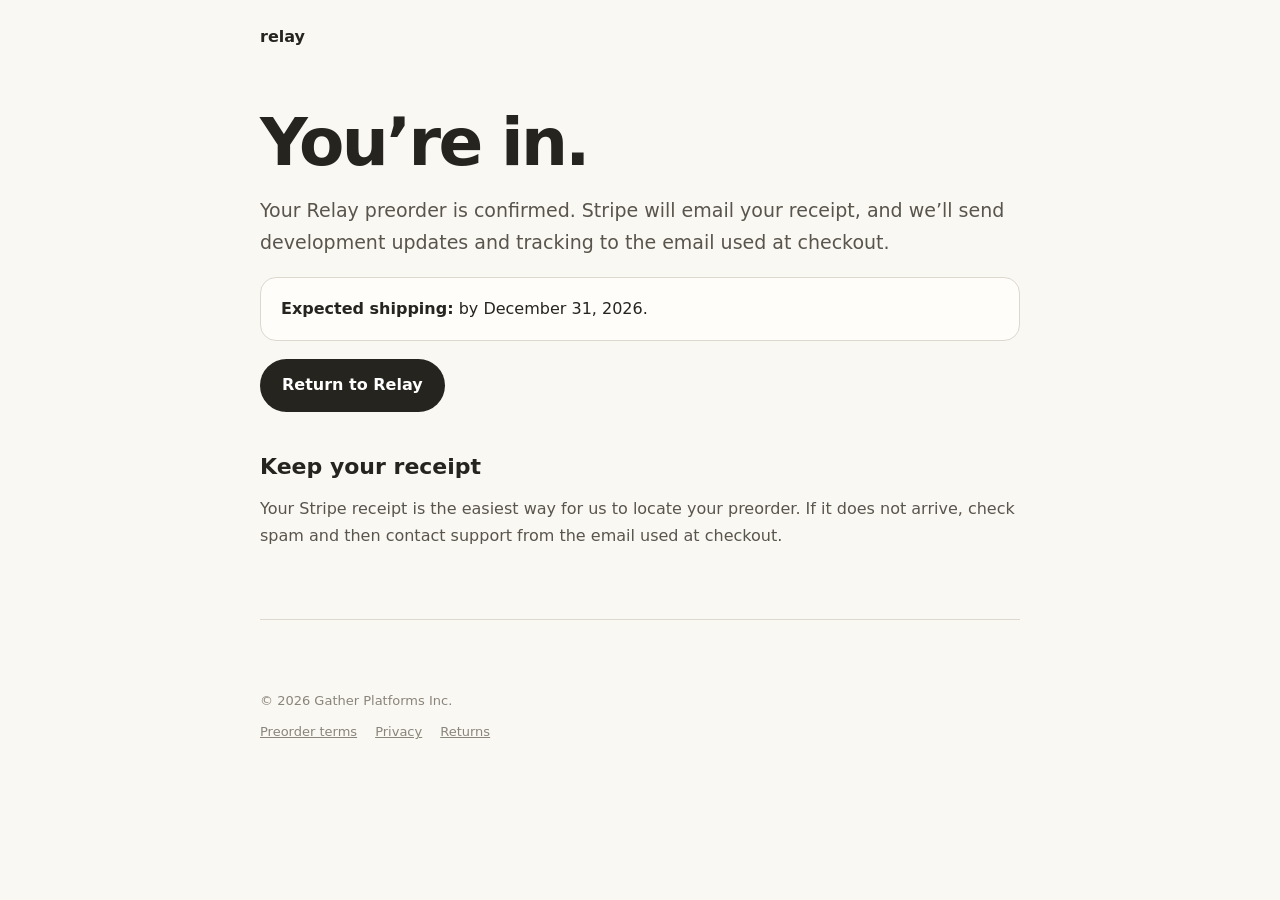
<file: order-confirmed.html>
<!doctype html>
<html lang="en">
<head><meta charset="utf-8"><meta name="viewport" content="width=device-width,initial-scale=1"><title>Relay Preorder Confirmed</title><link rel="stylesheet" href="legal.css"></head>
<body>
<header><a href="index.html">relay</a></header>
<main>
<h1>You’re in.</h1><p class="lede">Your Relay preorder is confirmed. Stripe will email your receipt, and we’ll send development updates and tracking to the email used at checkout.</p>
<div class="notice"><strong>Expected shipping:</strong> by December 31, 2026.</div>
<a class="button" href="index.html">Return to Relay</a>
<h2>Keep your receipt</h2><p>Your Stripe receipt is the easiest way for us to locate your preorder. If it does not arrive, check spam and then contact support from the email used at checkout.</p>
</main>
<footer>© 2026 Gather Platforms Inc.<nav><a href="preorder-policy.html">Preorder terms</a><a href="privacy.html">Privacy</a><a href="returns.html">Returns</a></nav></footer>
</body></html>
</file>
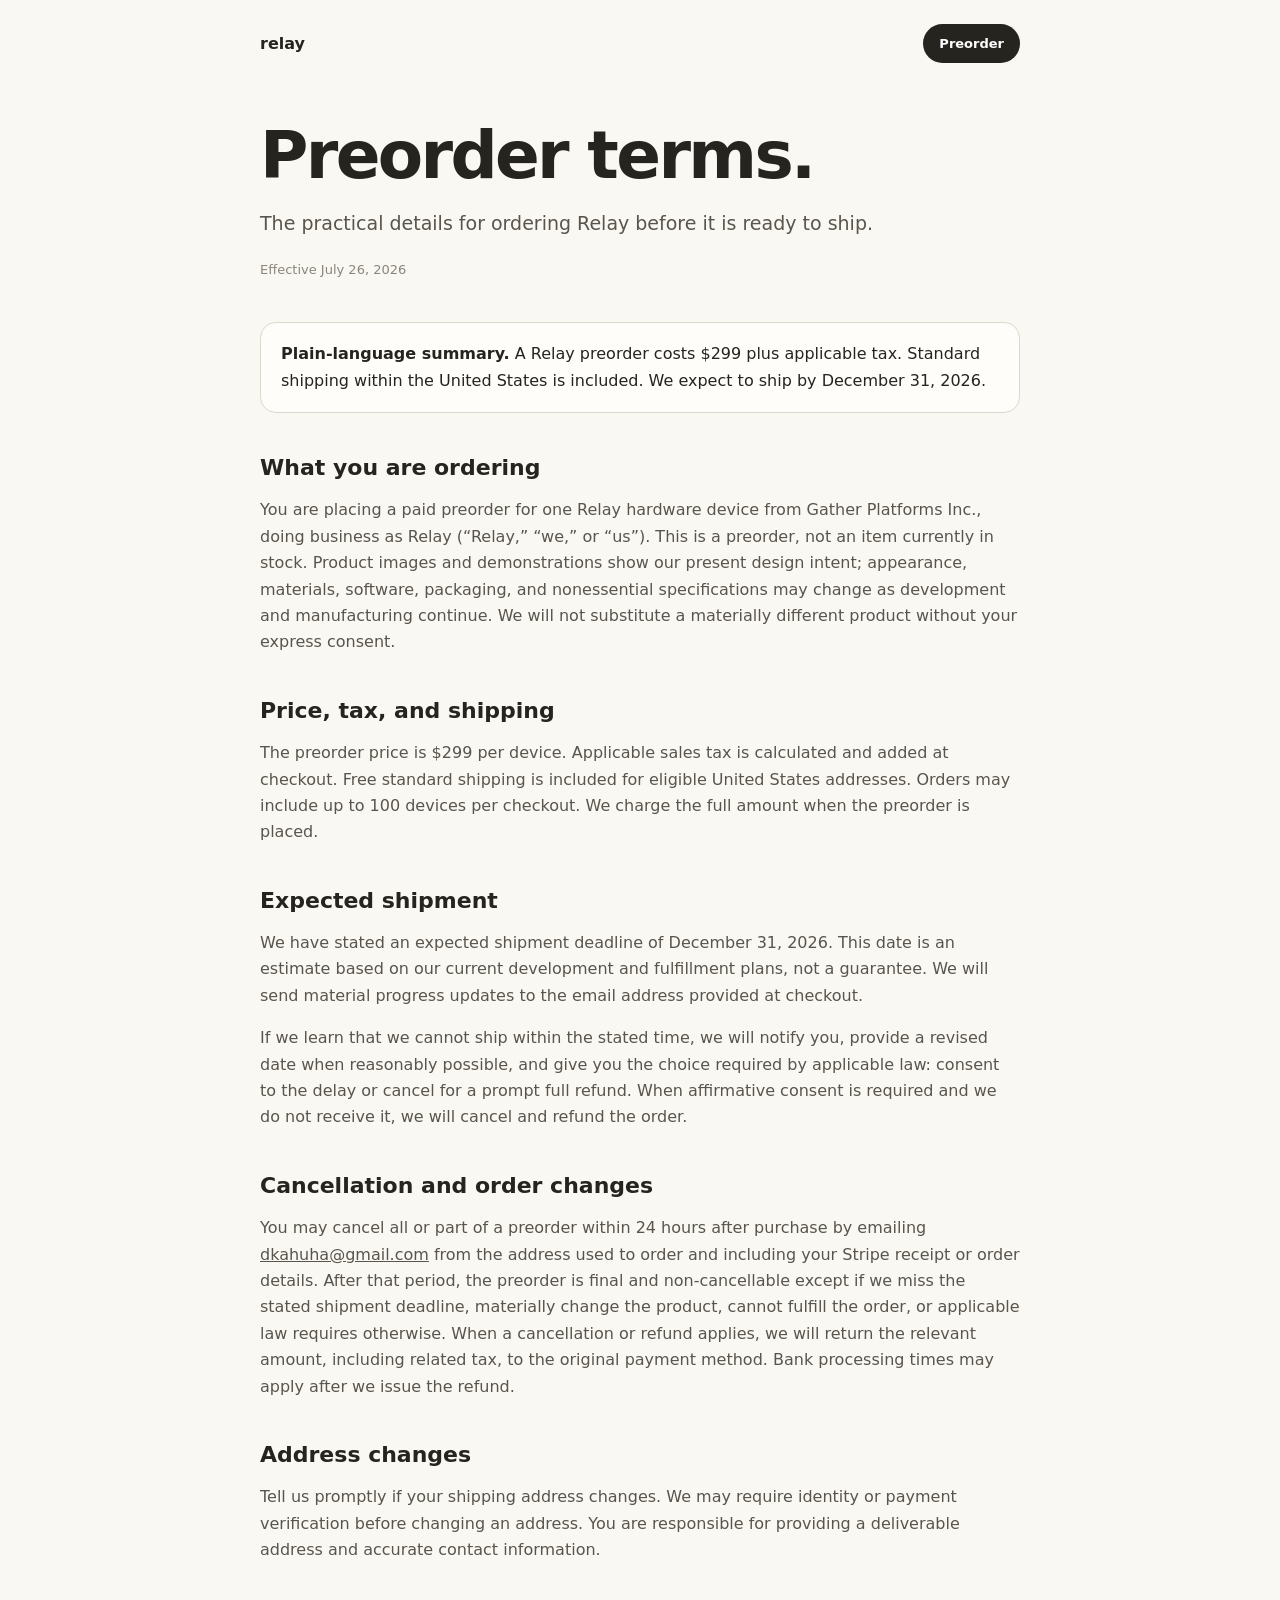
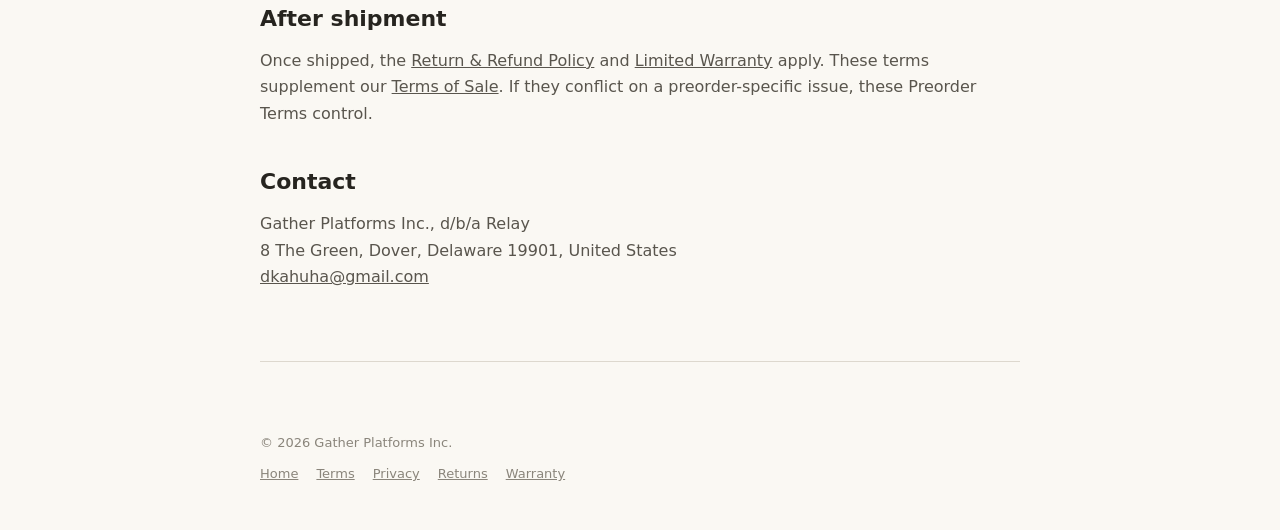
<file: preorder-policy.html>
<!doctype html>
<html lang="en">
<head><meta charset="utf-8"><meta name="viewport" content="width=device-width,initial-scale=1"><title>Relay Preorder Terms</title><link rel="stylesheet" href="legal.css"></head>
<body>
<header><a href="index.html">relay</a><a class="pill" href="index.html#reserve">Preorder</a></header>
<main>
<h1>Preorder terms.</h1><p class="lede">The practical details for ordering Relay before it is ready to ship.</p><p class="meta">Effective July 26, 2026</p>
<div class="notice"><strong>Plain-language summary.</strong> A Relay preorder costs $299 plus applicable tax. Standard shipping within the United States is included. We expect to ship by December 31, 2026.</div>
<h2>What you are ordering</h2><p>You are placing a paid preorder for one Relay hardware device from Gather Platforms Inc., doing business as Relay (“Relay,” “we,” or “us”). This is a preorder, not an item currently in stock. Product images and demonstrations show our present design intent; appearance, materials, software, packaging, and nonessential specifications may change as development and manufacturing continue. We will not substitute a materially different product without your express consent.</p>
<h2>Price, tax, and shipping</h2><p>The preorder price is $299 per device. Applicable sales tax is calculated and added at checkout. Free standard shipping is included for eligible United States addresses. Orders may include up to 100 devices per checkout. We charge the full amount when the preorder is placed.</p>
<h2>Expected shipment</h2><p>We have stated an expected shipment deadline of December 31, 2026. This date is an estimate based on our current development and fulfillment plans, not a guarantee. We will send material progress updates to the email address provided at checkout.</p><p>If we learn that we cannot ship within the stated time, we will notify you, provide a revised date when reasonably possible, and give you the choice required by applicable law: consent to the delay or cancel for a prompt full refund. When affirmative consent is required and we do not receive it, we will cancel and refund the order.</p>
<h2>Cancellation and order changes</h2><p>You may cancel all or part of a preorder within 24 hours after purchase by emailing <a href="mailto:dkahuha@gmail.com">dkahuha@gmail.com</a> from the address used to order and including your Stripe receipt or order details. After that period, the preorder is final and non-cancellable except if we miss the stated shipment deadline, materially change the product, cannot fulfill the order, or applicable law requires otherwise. When a cancellation or refund applies, we will return the relevant amount, including related tax, to the original payment method. Bank processing times may apply after we issue the refund.</p>
<h2>Address changes</h2><p>Tell us promptly if your shipping address changes. We may require identity or payment verification before changing an address. You are responsible for providing a deliverable address and accurate contact information.</p>
<h2>After shipment</h2><p>Once shipped, the <a href="returns.html">Return &amp; Refund Policy</a> and <a href="warranty.html">Limited Warranty</a> apply. These terms supplement our <a href="terms.html">Terms of Sale</a>. If they conflict on a preorder-specific issue, these Preorder Terms control.</p>
<h2>Contact</h2><p>Gather Platforms Inc., d/b/a Relay<br>8 The Green, Dover, Delaware 19901, United States<br><a href="mailto:dkahuha@gmail.com">dkahuha@gmail.com</a></p>
</main>
<footer>© 2026 Gather Platforms Inc.<nav><a href="index.html">Home</a><a href="terms.html">Terms</a><a href="privacy.html">Privacy</a><a href="returns.html">Returns</a><a href="warranty.html">Warranty</a></nav></footer>
</body></html>
</file>
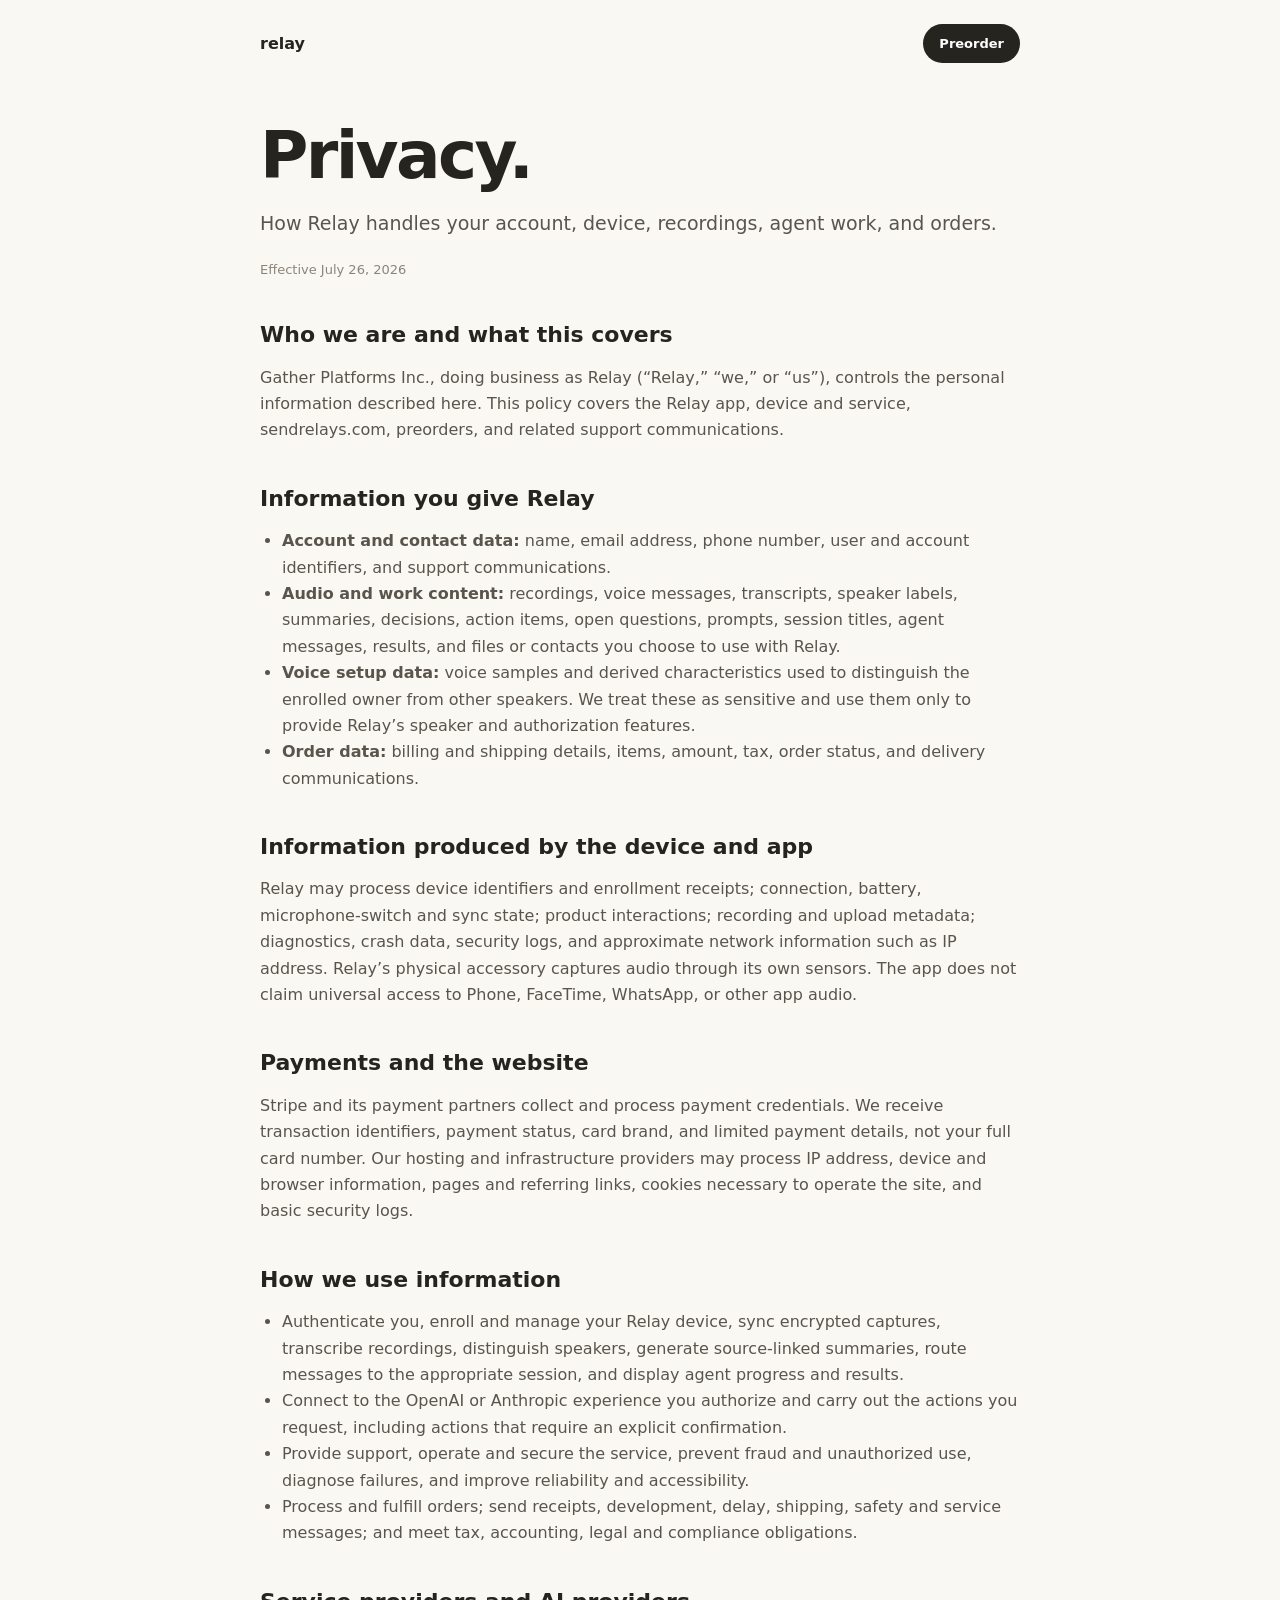
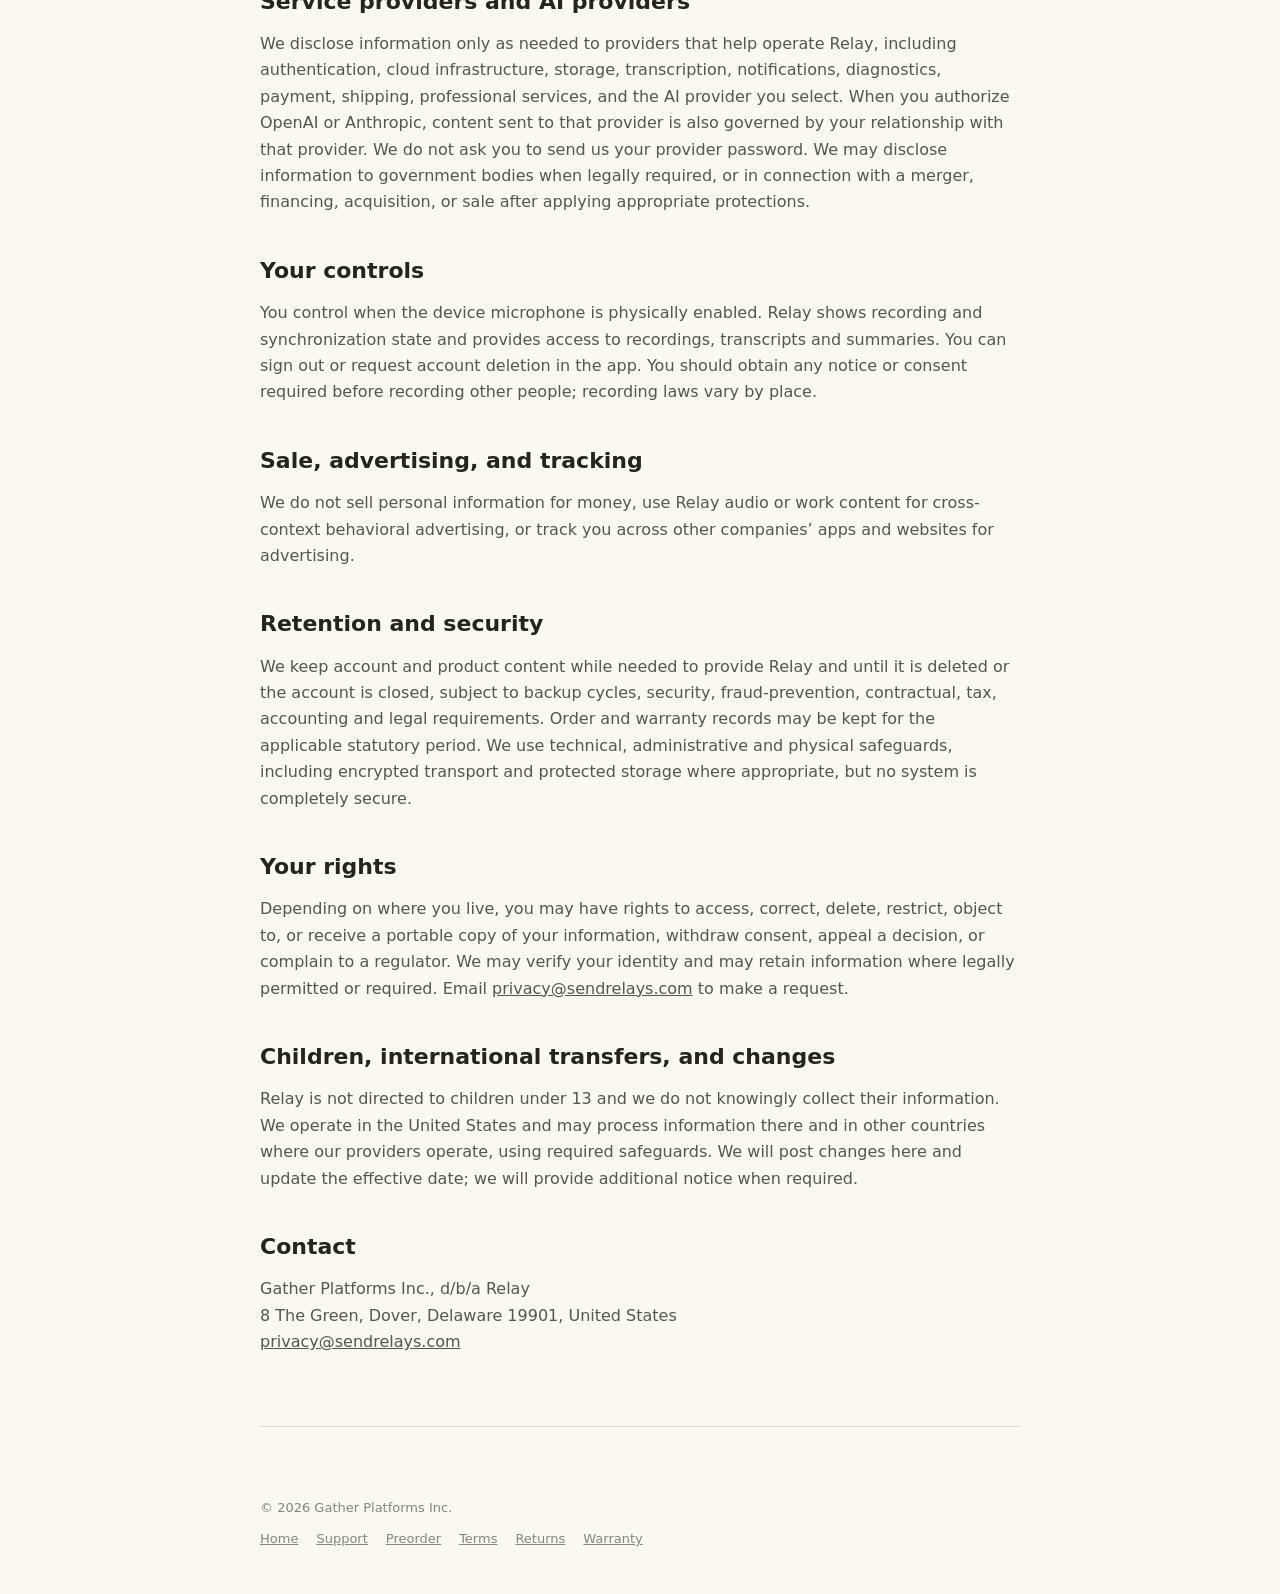
<file: privacy.html>
<!doctype html>
<html lang="en">
<head>
  <meta charset="utf-8">
  <meta name="viewport" content="width=device-width,initial-scale=1">
  <title>Relay Privacy Policy</title>
  <link rel="stylesheet" href="legal.css">
</head>
<body>
  <header><a href="index.html">relay</a><a class="pill" href="index.html#reserve">Preorder</a></header>
  <main>
    <h1>Privacy.</h1>
    <p class="lede">How Relay handles your account, device, recordings, agent work, and orders.</p>
    <p class="meta">Effective July 26, 2026</p>

    <h2>Who we are and what this covers</h2>
    <p>Gather Platforms Inc., doing business as Relay (“Relay,” “we,” or “us”), controls the personal information described here. This policy covers the Relay app, device and service, sendrelays.com, preorders, and related support communications.</p>

    <h2>Information you give Relay</h2>
    <ul>
      <li><strong>Account and contact data:</strong> name, email address, phone number, user and account identifiers, and support communications.</li>
      <li><strong>Audio and work content:</strong> recordings, voice messages, transcripts, speaker labels, summaries, decisions, action items, open questions, prompts, session titles, agent messages, results, and files or contacts you choose to use with Relay.</li>
      <li><strong>Voice setup data:</strong> voice samples and derived characteristics used to distinguish the enrolled owner from other speakers. We treat these as sensitive and use them only to provide Relay’s speaker and authorization features.</li>
      <li><strong>Order data:</strong> billing and shipping details, items, amount, tax, order status, and delivery communications.</li>
    </ul>

    <h2>Information produced by the device and app</h2>
    <p>Relay may process device identifiers and enrollment receipts; connection, battery, microphone-switch and sync state; product interactions; recording and upload metadata; diagnostics, crash data, security logs, and approximate network information such as IP address. Relay’s physical accessory captures audio through its own sensors. The app does not claim universal access to Phone, FaceTime, WhatsApp, or other app audio.</p>

    <h2>Payments and the website</h2>
    <p>Stripe and its payment partners collect and process payment credentials. We receive transaction identifiers, payment status, card brand, and limited payment details, not your full card number. Our hosting and infrastructure providers may process IP address, device and browser information, pages and referring links, cookies necessary to operate the site, and basic security logs.</p>

    <h2>How we use information</h2>
    <ul>
      <li>Authenticate you, enroll and manage your Relay device, sync encrypted captures, transcribe recordings, distinguish speakers, generate source-linked summaries, route messages to the appropriate session, and display agent progress and results.</li>
      <li>Connect to the OpenAI or Anthropic experience you authorize and carry out the actions you request, including actions that require an explicit confirmation.</li>
      <li>Provide support, operate and secure the service, prevent fraud and unauthorized use, diagnose failures, and improve reliability and accessibility.</li>
      <li>Process and fulfill orders; send receipts, development, delay, shipping, safety and service messages; and meet tax, accounting, legal and compliance obligations.</li>
    </ul>

    <h2>Service providers and AI providers</h2>
    <p>We disclose information only as needed to providers that help operate Relay, including authentication, cloud infrastructure, storage, transcription, notifications, diagnostics, payment, shipping, professional services, and the AI provider you select. When you authorize OpenAI or Anthropic, content sent to that provider is also governed by your relationship with that provider. We do not ask you to send us your provider password. We may disclose information to government bodies when legally required, or in connection with a merger, financing, acquisition, or sale after applying appropriate protections.</p>

    <h2>Your controls</h2>
    <p>You control when the device microphone is physically enabled. Relay shows recording and synchronization state and provides access to recordings, transcripts and summaries. You can sign out or request account deletion in the app. You should obtain any notice or consent required before recording other people; recording laws vary by place.</p>

    <h2>Sale, advertising, and tracking</h2>
    <p>We do not sell personal information for money, use Relay audio or work content for cross-context behavioral advertising, or track you across other companies’ apps and websites for advertising.</p>

    <h2>Retention and security</h2>
    <p>We keep account and product content while needed to provide Relay and until it is deleted or the account is closed, subject to backup cycles, security, fraud-prevention, contractual, tax, accounting and legal requirements. Order and warranty records may be kept for the applicable statutory period. We use technical, administrative and physical safeguards, including encrypted transport and protected storage where appropriate, but no system is completely secure.</p>

    <h2>Your rights</h2>
    <p>Depending on where you live, you may have rights to access, correct, delete, restrict, object to, or receive a portable copy of your information, withdraw consent, appeal a decision, or complain to a regulator. We may verify your identity and may retain information where legally permitted or required. Email <a href="mailto:privacy@sendrelays.com">privacy@sendrelays.com</a> to make a request.</p>

    <h2>Children, international transfers, and changes</h2>
    <p>Relay is not directed to children under 13 and we do not knowingly collect their information. We operate in the United States and may process information there and in other countries where our providers operate, using required safeguards. We will post changes here and update the effective date; we will provide additional notice when required.</p>

    <h2>Contact</h2>
    <p>Gather Platforms Inc., d/b/a Relay<br>8 The Green, Dover, Delaware 19901, United States<br><a href="mailto:privacy@sendrelays.com">privacy@sendrelays.com</a></p>
  </main>
  <footer>© 2026 Gather Platforms Inc.<nav><a href="index.html">Home</a><a href="support.html">Support</a><a href="preorder-policy.html">Preorder</a><a href="terms.html">Terms</a><a href="returns.html">Returns</a><a href="warranty.html">Warranty</a></nav></footer>
</body>
</html>
</file>
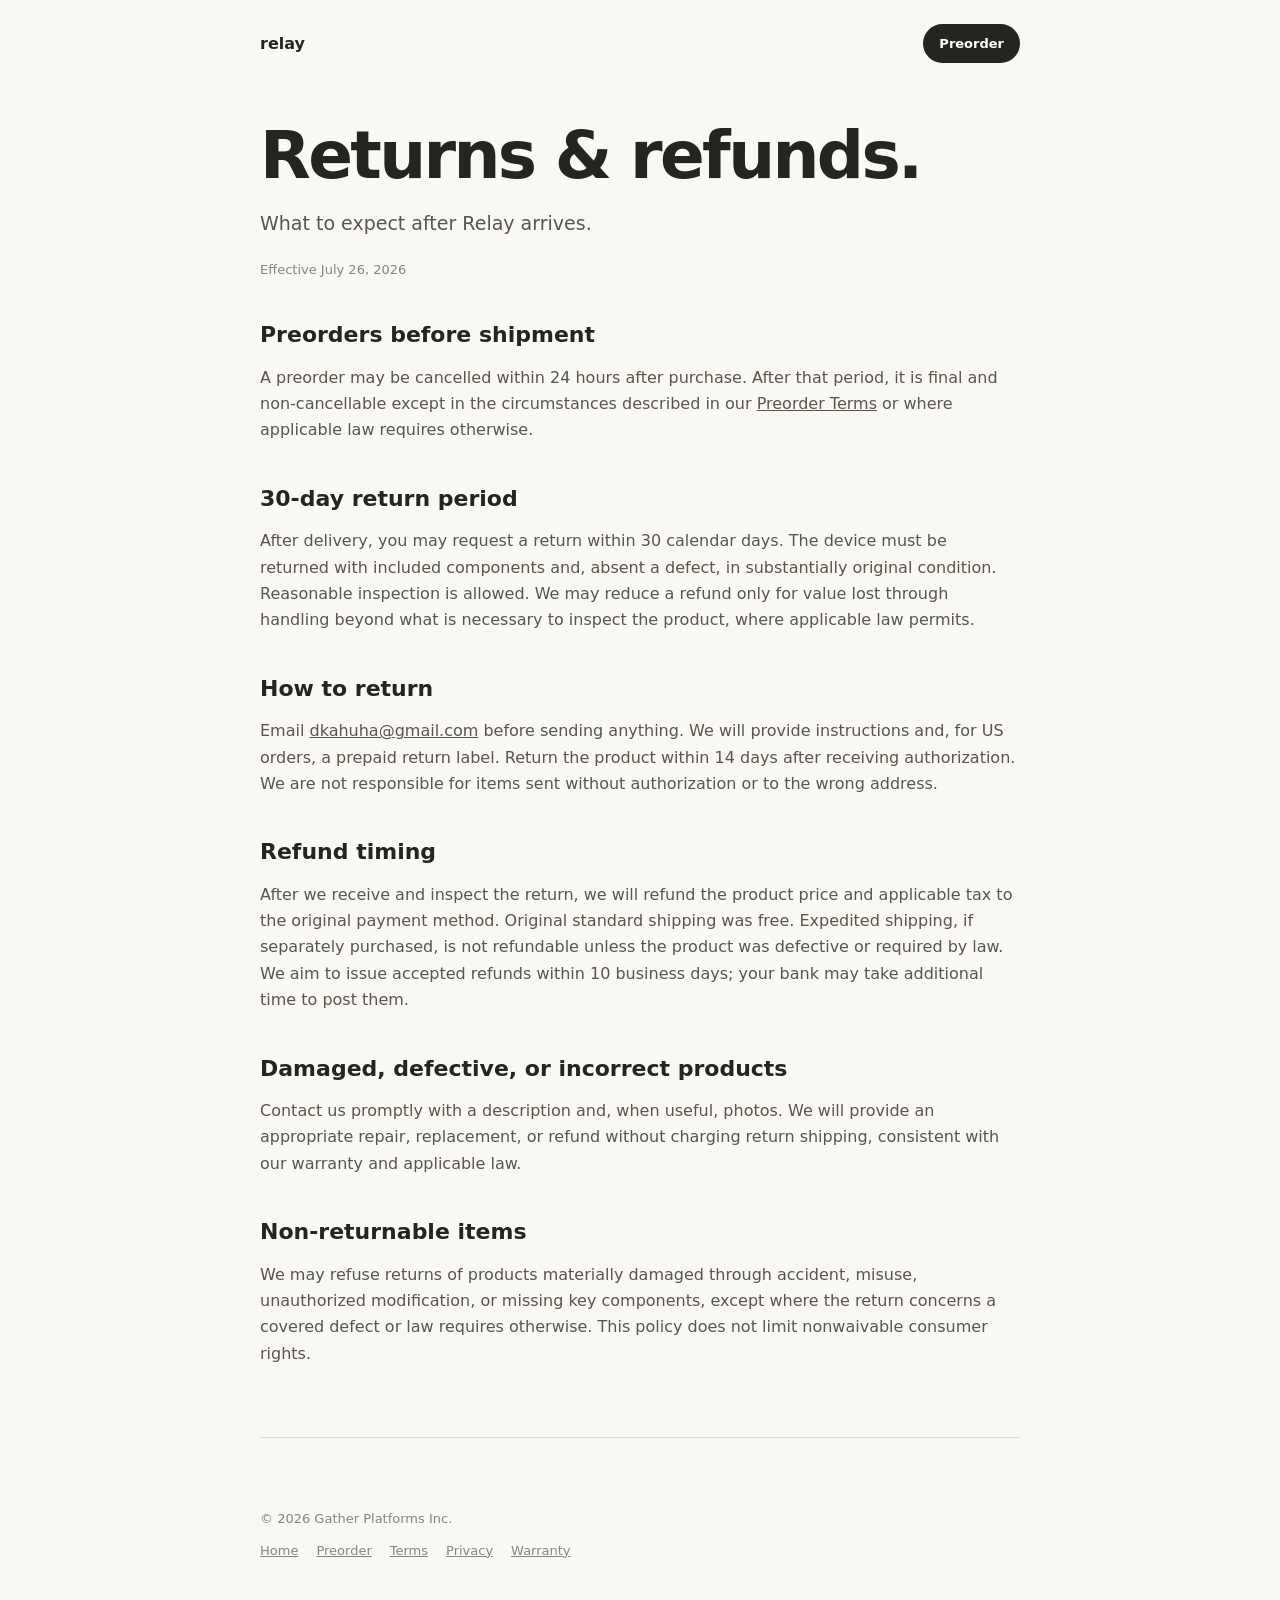
<file: returns.html>
<!doctype html>
<html lang="en">
<head><meta charset="utf-8"><meta name="viewport" content="width=device-width,initial-scale=1"><title>Relay Returns &amp; Refunds</title><link rel="stylesheet" href="legal.css"></head>
<body>
<header><a href="index.html">relay</a><a class="pill" href="index.html#reserve">Preorder</a></header>
<main>
<h1>Returns &amp; refunds.</h1><p class="lede">What to expect after Relay arrives.</p><p class="meta">Effective July 26, 2026</p>
<h2>Preorders before shipment</h2><p>A preorder may be cancelled within 24 hours after purchase. After that period, it is final and non-cancellable except in the circumstances described in our <a href="preorder-policy.html">Preorder Terms</a> or where applicable law requires otherwise.</p>
<h2>30-day return period</h2><p>After delivery, you may request a return within 30 calendar days. The device must be returned with included components and, absent a defect, in substantially original condition. Reasonable inspection is allowed. We may reduce a refund only for value lost through handling beyond what is necessary to inspect the product, where applicable law permits.</p>
<h2>How to return</h2><p>Email <a href="mailto:dkahuha@gmail.com">dkahuha@gmail.com</a> before sending anything. We will provide instructions and, for US orders, a prepaid return label. Return the product within 14 days after receiving authorization. We are not responsible for items sent without authorization or to the wrong address.</p>
<h2>Refund timing</h2><p>After we receive and inspect the return, we will refund the product price and applicable tax to the original payment method. Original standard shipping was free. Expedited shipping, if separately purchased, is not refundable unless the product was defective or required by law. We aim to issue accepted refunds within 10 business days; your bank may take additional time to post them.</p>
<h2>Damaged, defective, or incorrect products</h2><p>Contact us promptly with a description and, when useful, photos. We will provide an appropriate repair, replacement, or refund without charging return shipping, consistent with our warranty and applicable law.</p>
<h2>Non-returnable items</h2><p>We may refuse returns of products materially damaged through accident, misuse, unauthorized modification, or missing key components, except where the return concerns a covered defect or law requires otherwise. This policy does not limit nonwaivable consumer rights.</p>
</main>
<footer>© 2026 Gather Platforms Inc.<nav><a href="index.html">Home</a><a href="preorder-policy.html">Preorder</a><a href="terms.html">Terms</a><a href="privacy.html">Privacy</a><a href="warranty.html">Warranty</a></nav></footer>
</body></html>
</file>
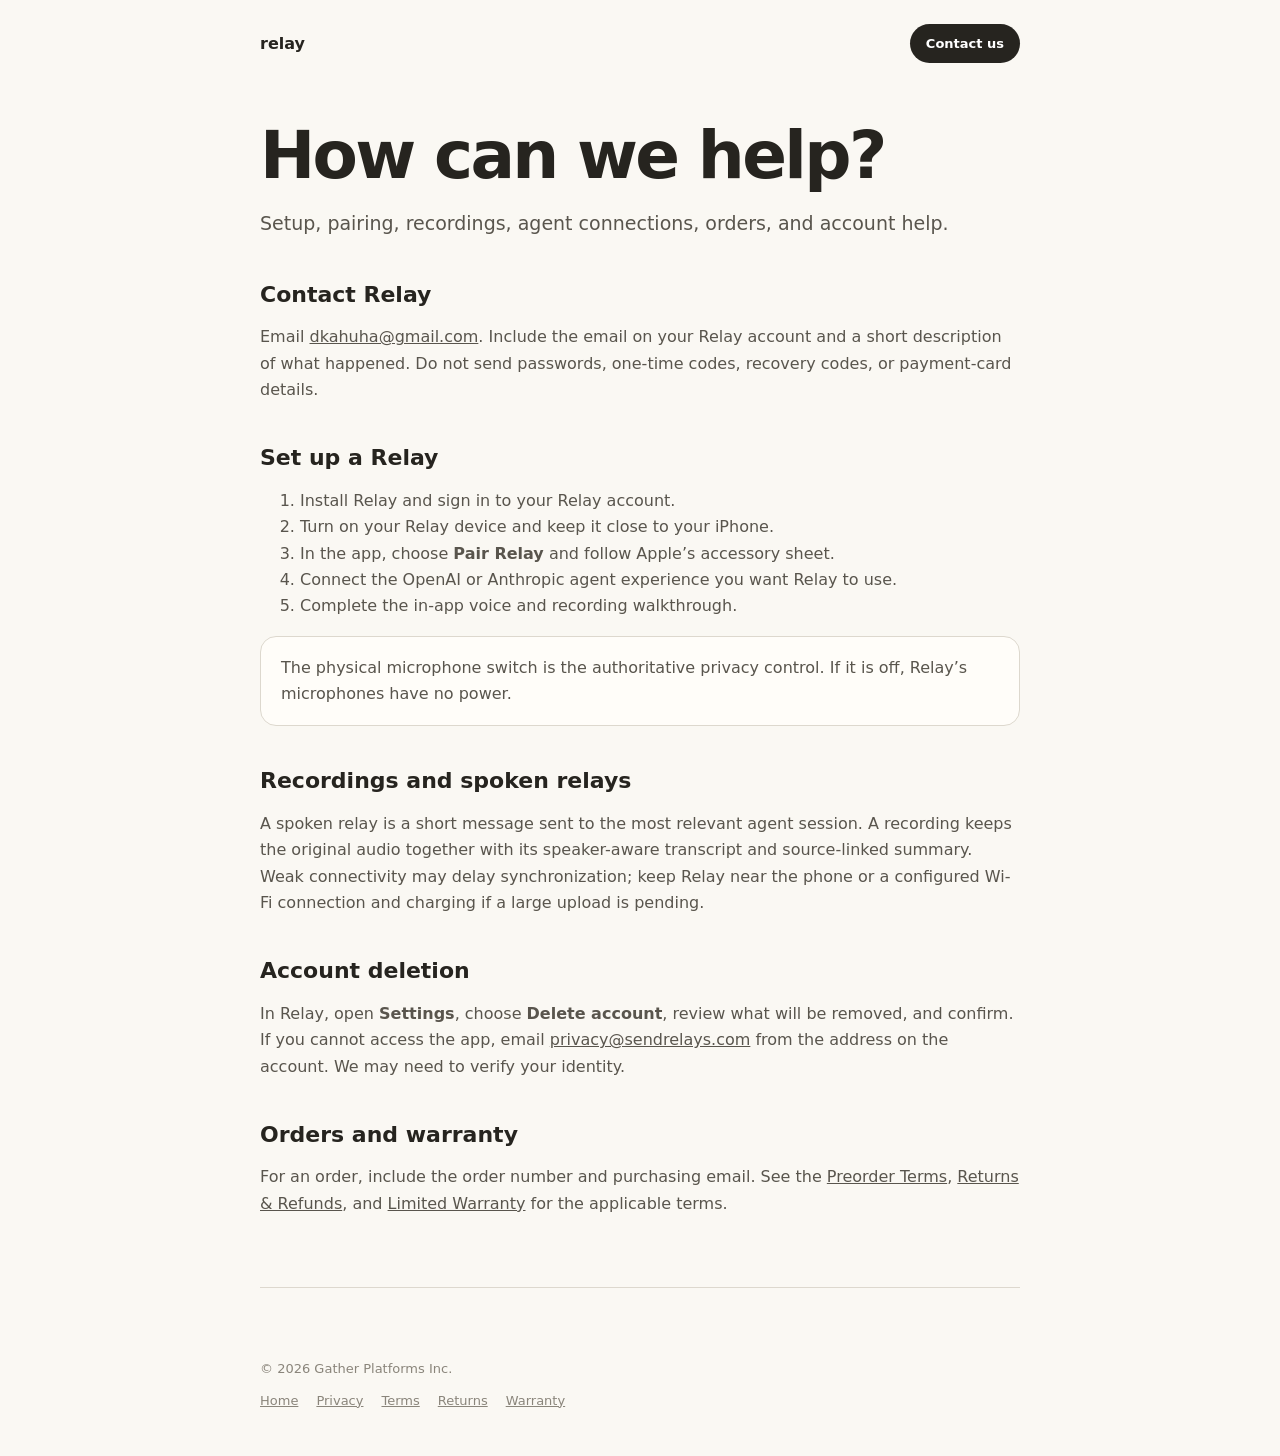
<file: support.html>
<!doctype html>
<html lang="en">
<head>
  <meta charset="utf-8">
  <meta name="viewport" content="width=device-width,initial-scale=1">
  <title>Relay Support</title>
  <link rel="stylesheet" href="legal.css">
</head>
<body>
  <header><a href="index.html">relay</a><a class="pill" href="mailto:dkahuha@gmail.com">Contact us</a></header>
  <main>
    <h1>How can we help?</h1>
    <p class="lede">Setup, pairing, recordings, agent connections, orders, and account help.</p>

    <h2>Contact Relay</h2>
    <p>Email <a href="mailto:dkahuha@gmail.com">dkahuha@gmail.com</a>. Include the email on your Relay account and a short description of what happened. Do not send passwords, one-time codes, recovery codes, or payment-card details.</p>

    <h2>Set up a Relay</h2>
    <ol>
      <li>Install Relay and sign in to your Relay account.</li>
      <li>Turn on your Relay device and keep it close to your iPhone.</li>
      <li>In the app, choose <strong>Pair Relay</strong> and follow Apple’s accessory sheet.</li>
      <li>Connect the OpenAI or Anthropic agent experience you want Relay to use.</li>
      <li>Complete the in-app voice and recording walkthrough.</li>
    </ol>
    <p class="notice">The physical microphone switch is the authoritative privacy control. If it is off, Relay’s microphones have no power.</p>

    <h2>Recordings and spoken relays</h2>
    <p>A spoken relay is a short message sent to the most relevant agent session. A recording keeps the original audio together with its speaker-aware transcript and source-linked summary. Weak connectivity may delay synchronization; keep Relay near the phone or a configured Wi-Fi connection and charging if a large upload is pending.</p>

    <h2>Account deletion</h2>
    <p>In Relay, open <strong>Settings</strong>, choose <strong>Delete account</strong>, review what will be removed, and confirm. If you cannot access the app, email <a href="mailto:privacy@sendrelays.com">privacy@sendrelays.com</a> from the address on the account. We may need to verify your identity.</p>

    <h2>Orders and warranty</h2>
    <p>For an order, include the order number and purchasing email. See the <a href="preorder-policy.html">Preorder Terms</a>, <a href="returns.html">Returns &amp; Refunds</a>, and <a href="warranty.html">Limited Warranty</a> for the applicable terms.</p>
  </main>
  <footer>© 2026 Gather Platforms Inc.<nav><a href="index.html">Home</a><a href="privacy.html">Privacy</a><a href="terms.html">Terms</a><a href="returns.html">Returns</a><a href="warranty.html">Warranty</a></nav></footer>
</body>
</html>
</file>
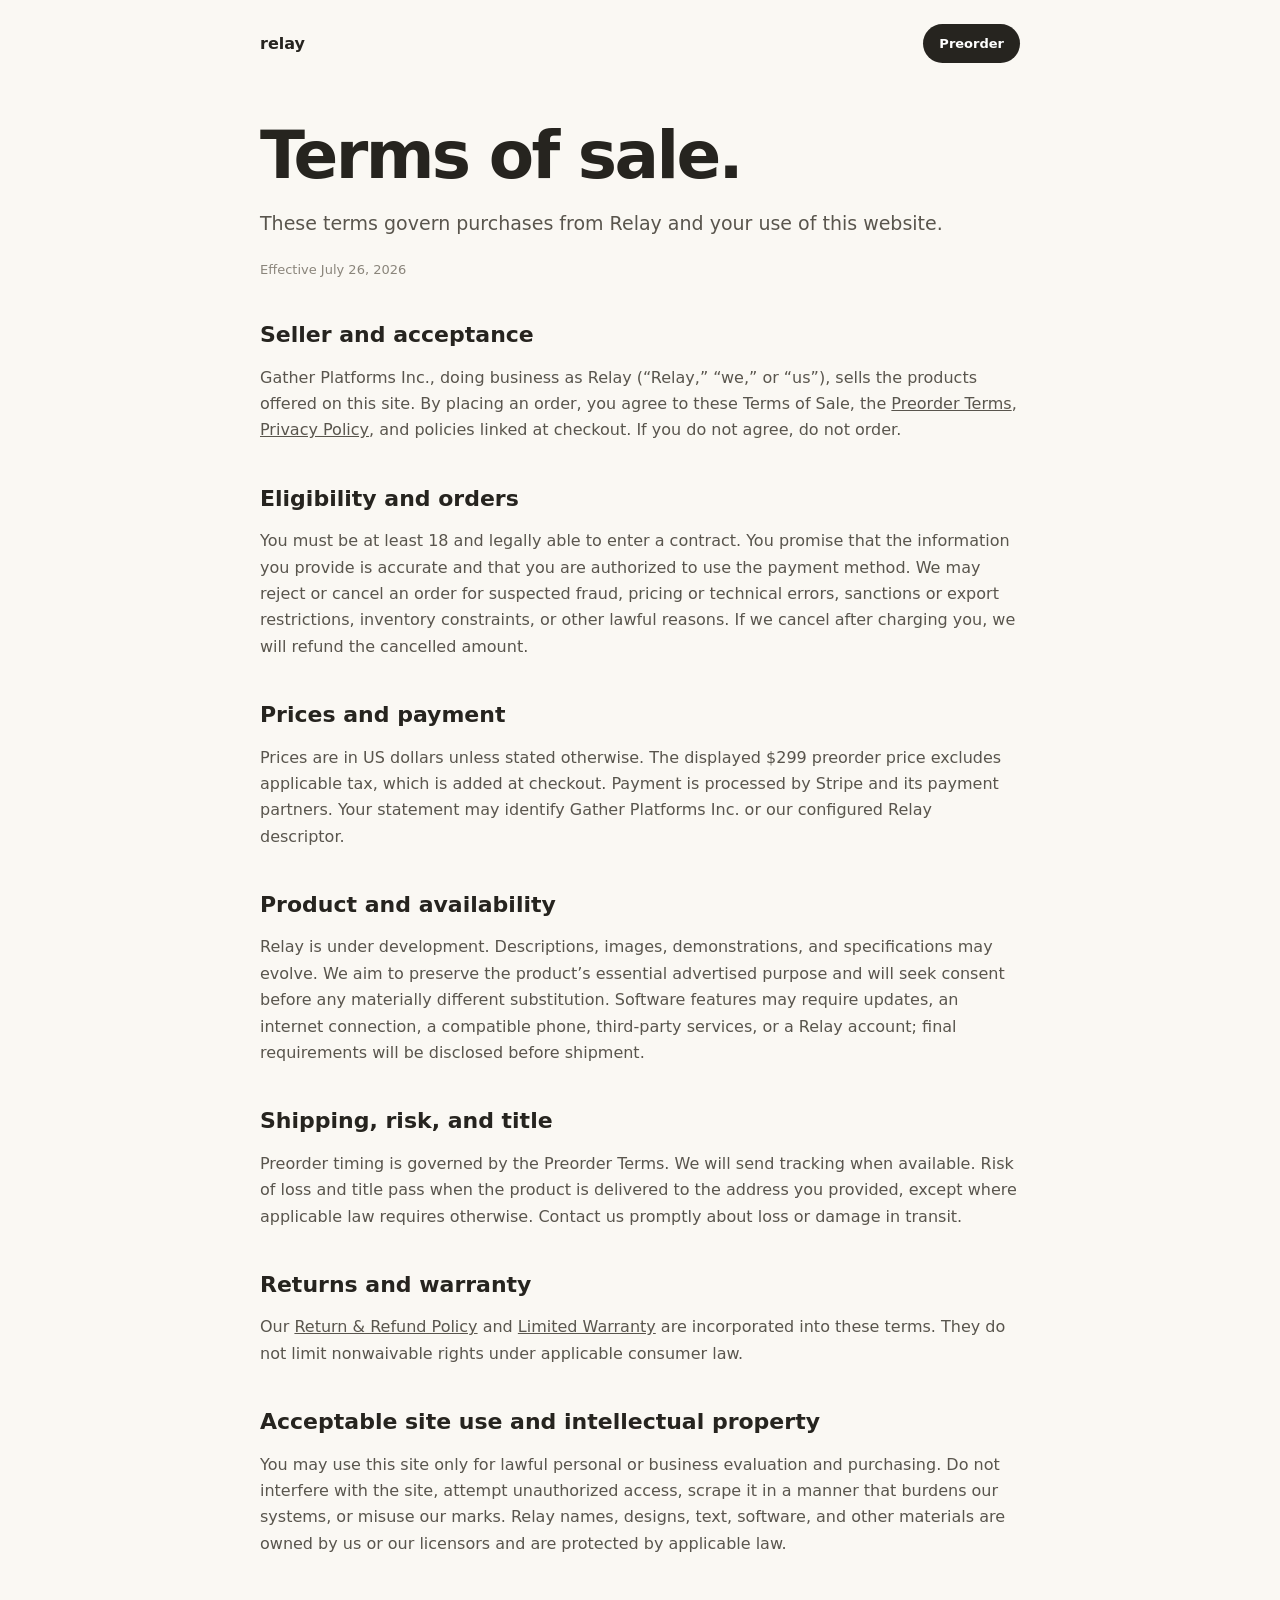
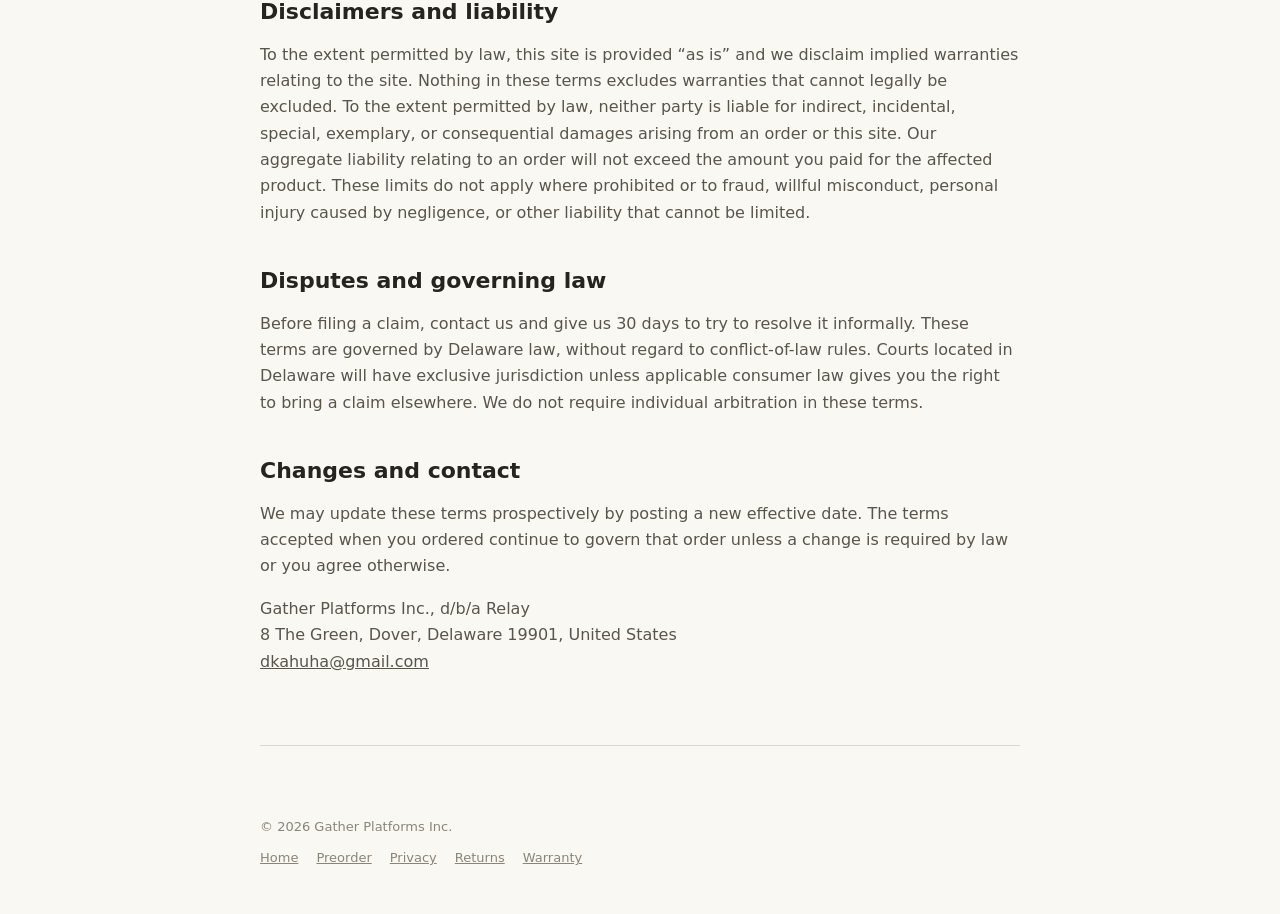
<file: terms.html>
<!doctype html><html lang="en"><head><meta charset="utf-8"><meta name="viewport" content="width=device-width,initial-scale=1"><title>Relay Terms of Sale</title><link rel="stylesheet" href="legal.css"></head><body><header><a href="index.html">relay</a><a class="pill" href="index.html#reserve">Preorder</a></header><main><h1>Terms of sale.</h1><p class="lede">These terms govern purchases from Relay and your use of this website.</p><p class="meta">Effective July 26, 2026</p><h2>Seller and acceptance</h2><p>Gather Platforms Inc., doing business as Relay (“Relay,” “we,” or “us”), sells the products offered on this site. By placing an order, you agree to these Terms of Sale, the <a href="preorder-policy.html">Preorder Terms</a>, <a href="privacy.html">Privacy Policy</a>, and policies linked at checkout. If you do not agree, do not order.</p><h2>Eligibility and orders</h2><p>You must be at least 18 and legally able to enter a contract. You promise that the information you provide is accurate and that you are authorized to use the payment method. We may reject or cancel an order for suspected fraud, pricing or technical errors, sanctions or export restrictions, inventory constraints, or other lawful reasons. If we cancel after charging you, we will refund the cancelled amount.</p><h2>Prices and payment</h2><p>Prices are in US dollars unless stated otherwise. The displayed $299 preorder price excludes applicable tax, which is added at checkout. Payment is processed by Stripe and its payment partners. Your statement may identify Gather Platforms Inc. or our configured Relay descriptor.</p><h2>Product and availability</h2><p>Relay is under development. Descriptions, images, demonstrations, and specifications may evolve. We aim to preserve the product’s essential advertised purpose and will seek consent before any materially different substitution. Software features may require updates, an internet connection, a compatible phone, third-party services, or a Relay account; final requirements will be disclosed before shipment.</p><h2>Shipping, risk, and title</h2><p>Preorder timing is governed by the Preorder Terms. We will send tracking when available. Risk of loss and title pass when the product is delivered to the address you provided, except where applicable law requires otherwise. Contact us promptly about loss or damage in transit.</p><h2>Returns and warranty</h2><p>Our <a href="returns.html">Return &amp; Refund Policy</a> and <a href="warranty.html">Limited Warranty</a> are incorporated into these terms. They do not limit nonwaivable rights under applicable consumer law.</p><h2>Acceptable site use and intellectual property</h2><p>You may use this site only for lawful personal or business evaluation and purchasing. Do not interfere with the site, attempt unauthorized access, scrape it in a manner that burdens our systems, or misuse our marks. Relay names, designs, text, software, and other materials are owned by us or our licensors and are protected by applicable law.</p><h2>Disclaimers and liability</h2><p>To the extent permitted by law, this site is provided “as is” and we disclaim implied warranties relating to the site. Nothing in these terms excludes warranties that cannot legally be excluded. To the extent permitted by law, neither party is liable for indirect, incidental, special, exemplary, or consequential damages arising from an order or this site. Our aggregate liability relating to an order will not exceed the amount you paid for the affected product. These limits do not apply where prohibited or to fraud, willful misconduct, personal injury caused by negligence, or other liability that cannot be limited.</p><h2>Disputes and governing law</h2><p>Before filing a claim, contact us and give us 30 days to try to resolve it informally. These terms are governed by Delaware law, without regard to conflict-of-law rules. Courts located in Delaware will have exclusive jurisdiction unless applicable consumer law gives you the right to bring a claim elsewhere. We do not require individual arbitration in these terms.</p><h2>Changes and contact</h2><p>We may update these terms prospectively by posting a new effective date. The terms accepted when you ordered continue to govern that order unless a change is required by law or you agree otherwise.</p><p>Gather Platforms Inc., d/b/a Relay<br>8 The Green, Dover, Delaware 19901, United States<br><a href="mailto:dkahuha@gmail.com">dkahuha@gmail.com</a></p></main><footer>© 2026 Gather Platforms Inc.<nav><a href="index.html">Home</a><a href="preorder-policy.html">Preorder</a><a href="privacy.html">Privacy</a><a href="returns.html">Returns</a><a href="warranty.html">Warranty</a></nav></footer></body></html>
</file>
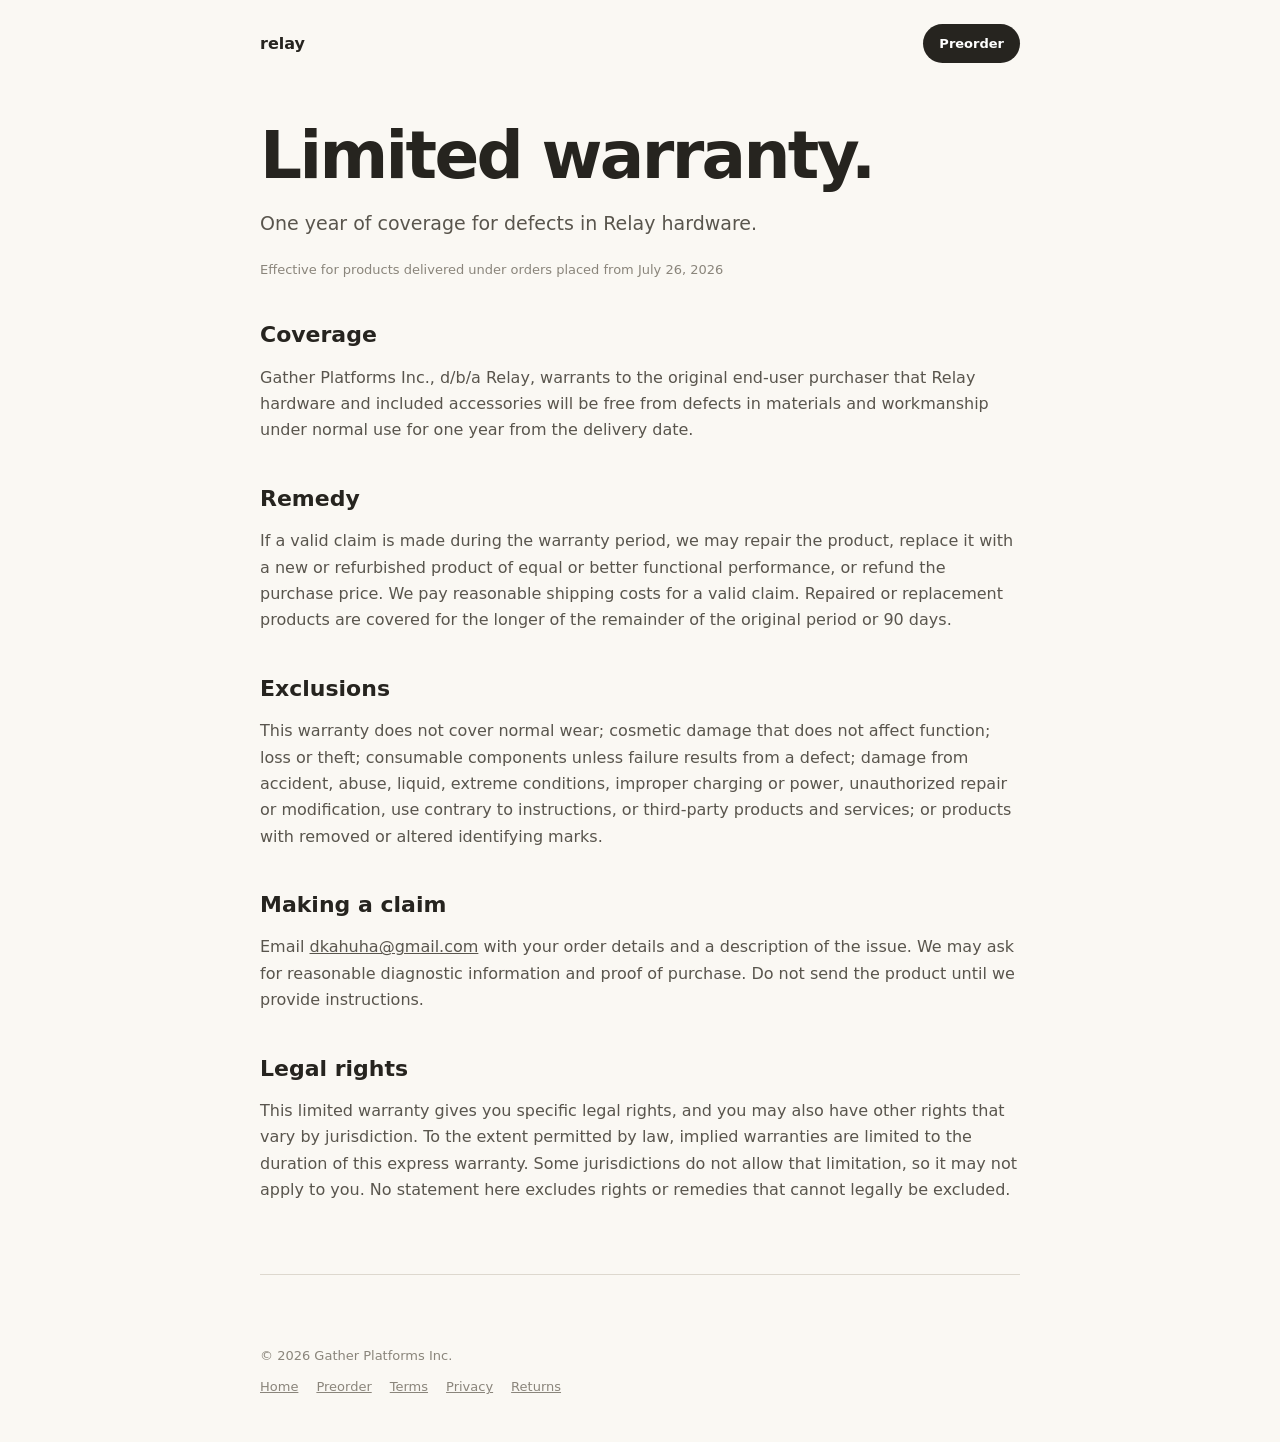
<file: warranty.html>
<!doctype html><html lang="en"><head><meta charset="utf-8"><meta name="viewport" content="width=device-width,initial-scale=1"><title>Relay Limited Warranty</title><link rel="stylesheet" href="legal.css"></head><body><header><a href="index.html">relay</a><a class="pill" href="index.html#reserve">Preorder</a></header><main><h1>Limited warranty.</h1><p class="lede">One year of coverage for defects in Relay hardware.</p><p class="meta">Effective for products delivered under orders placed from July 26, 2026</p><h2>Coverage</h2><p>Gather Platforms Inc., d/b/a Relay, warrants to the original end-user purchaser that Relay hardware and included accessories will be free from defects in materials and workmanship under normal use for one year from the delivery date.</p><h2>Remedy</h2><p>If a valid claim is made during the warranty period, we may repair the product, replace it with a new or refurbished product of equal or better functional performance, or refund the purchase price. We pay reasonable shipping costs for a valid claim. Repaired or replacement products are covered for the longer of the remainder of the original period or 90 days.</p><h2>Exclusions</h2><p>This warranty does not cover normal wear; cosmetic damage that does not affect function; loss or theft; consumable components unless failure results from a defect; damage from accident, abuse, liquid, extreme conditions, improper charging or power, unauthorized repair or modification, use contrary to instructions, or third-party products and services; or products with removed or altered identifying marks.</p><h2>Making a claim</h2><p>Email <a href="mailto:dkahuha@gmail.com">dkahuha@gmail.com</a> with your order details and a description of the issue. We may ask for reasonable diagnostic information and proof of purchase. Do not send the product until we provide instructions.</p><h2>Legal rights</h2><p>This limited warranty gives you specific legal rights, and you may also have other rights that vary by jurisdiction. To the extent permitted by law, implied warranties are limited to the duration of this express warranty. Some jurisdictions do not allow that limitation, so it may not apply to you. No statement here excludes rights or remedies that cannot legally be excluded.</p></main><footer>© 2026 Gather Platforms Inc.<nav><a href="index.html">Home</a><a href="preorder-policy.html">Preorder</a><a href="terms.html">Terms</a><a href="privacy.html">Privacy</a><a href="returns.html">Returns</a></nav></footer></body></html>
</file>
<file: legal.css>
@font-face{font-family:GeneralSans;src:local("Arial");font-display:swap}*{box-sizing:border-box}body{margin:0;background:#faf8f3;color:#26241f;font-family:GeneralSans,system-ui,-apple-system,sans-serif;line-height:1.65}a{color:inherit}header,main,footer{width:min(760px,calc(100% - 40px));margin:auto}header{display:flex;justify-content:space-between;align-items:center;padding:24px 0 60px}header a{text-decoration:none;font-weight:650}.pill{padding:9px 16px;border-radius:999px;background:#26241f;color:#fff;font-size:13px}h1{font-size:clamp(38px,7vw,66px);line-height:1;letter-spacing:-.04em;margin:0 0 16px}h2{font-size:22px;line-height:1.2;margin:42px 0 10px}h3{font-size:17px;margin:28px 0 7px}p,li{color:#59554d}.lede{font-size:19px;max-width:62ch}.meta{font-size:13px;color:#8a857b;margin-bottom:42px}.notice{padding:18px 20px;border:1px solid #ddd8ce;border-radius:16px;background:#fffdf9}.button{display:inline-block;margin-top:18px;padding:13px 22px;border-radius:999px;background:#26241f;color:#fff;text-decoration:none;font-weight:600}footer{padding:70px 0 45px;border-top:1px solid #ddd8ce;margin-top:70px;font-size:13px;color:#8a857b}footer nav{display:flex;flex-wrap:wrap;gap:10px 18px;margin-top:10px}ul{padding-left:22px}@media(max-width:520px){header{padding-bottom:40px}}
</file>
